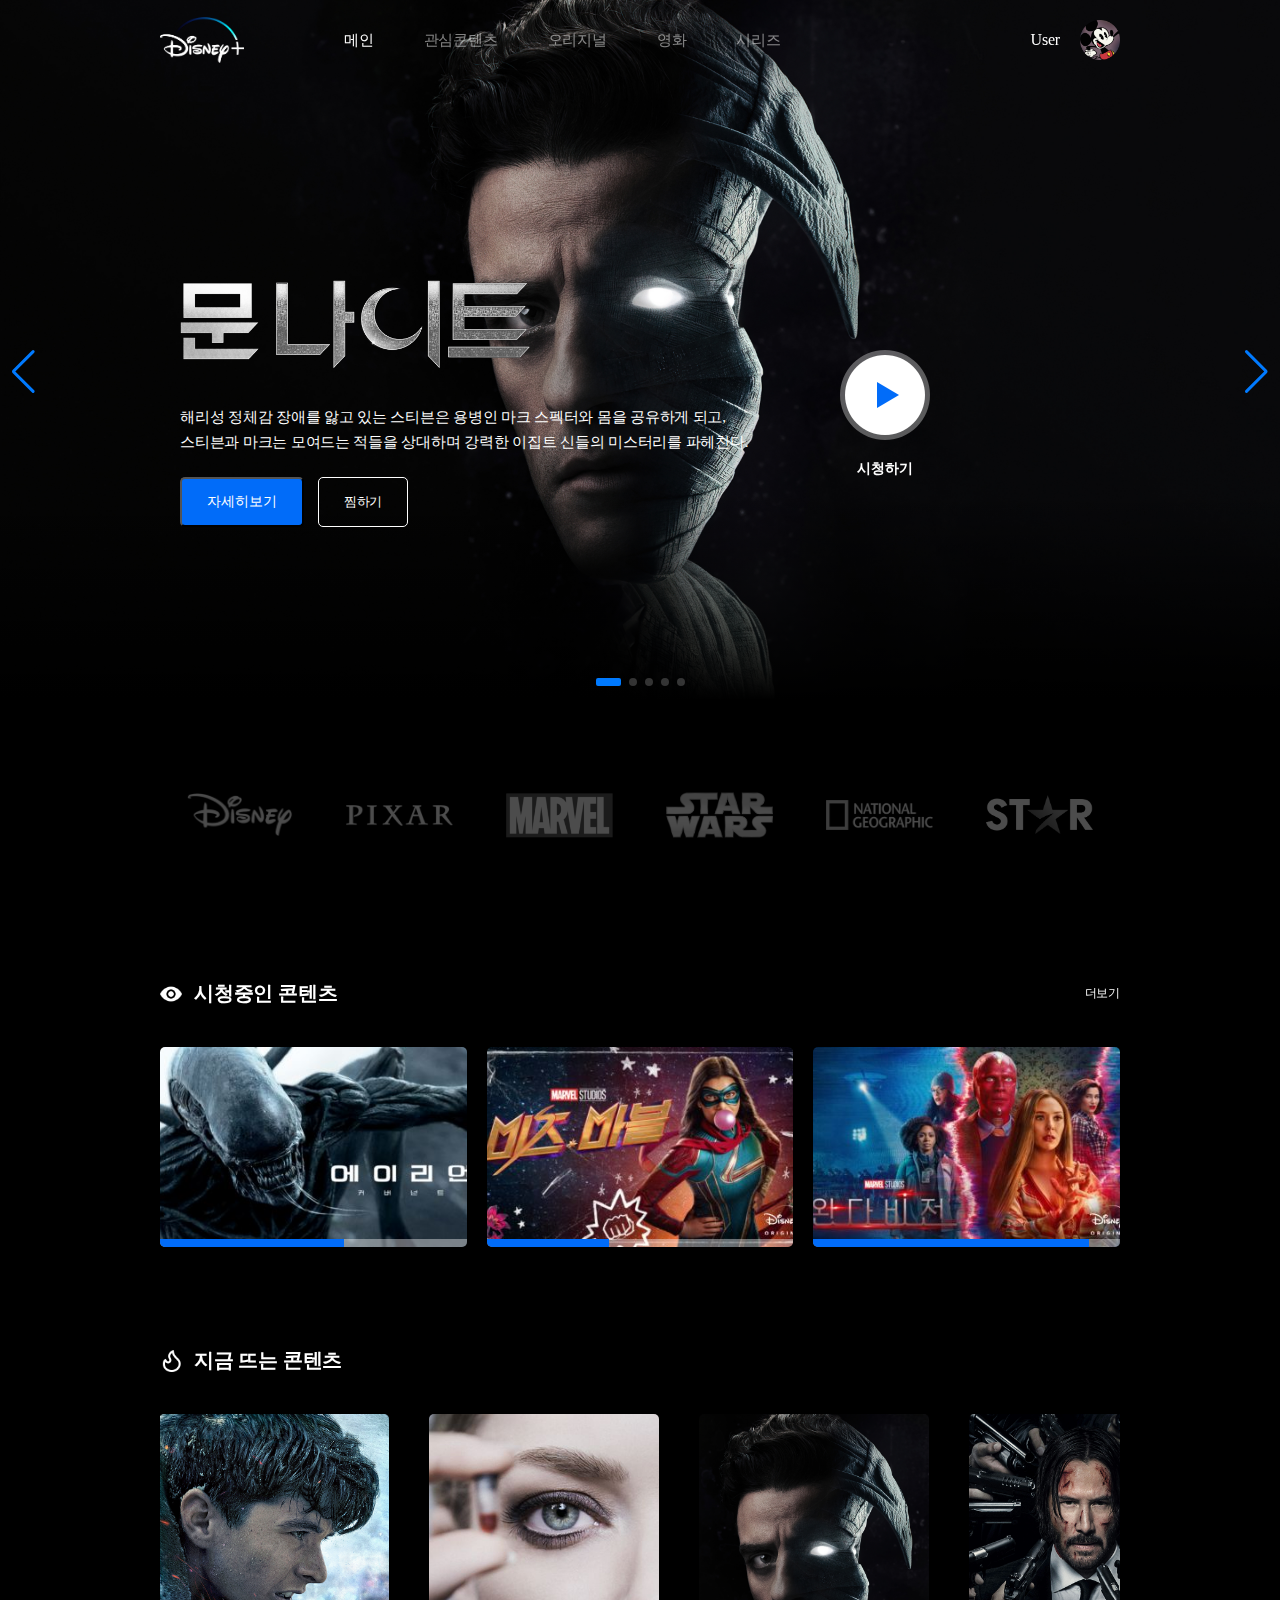
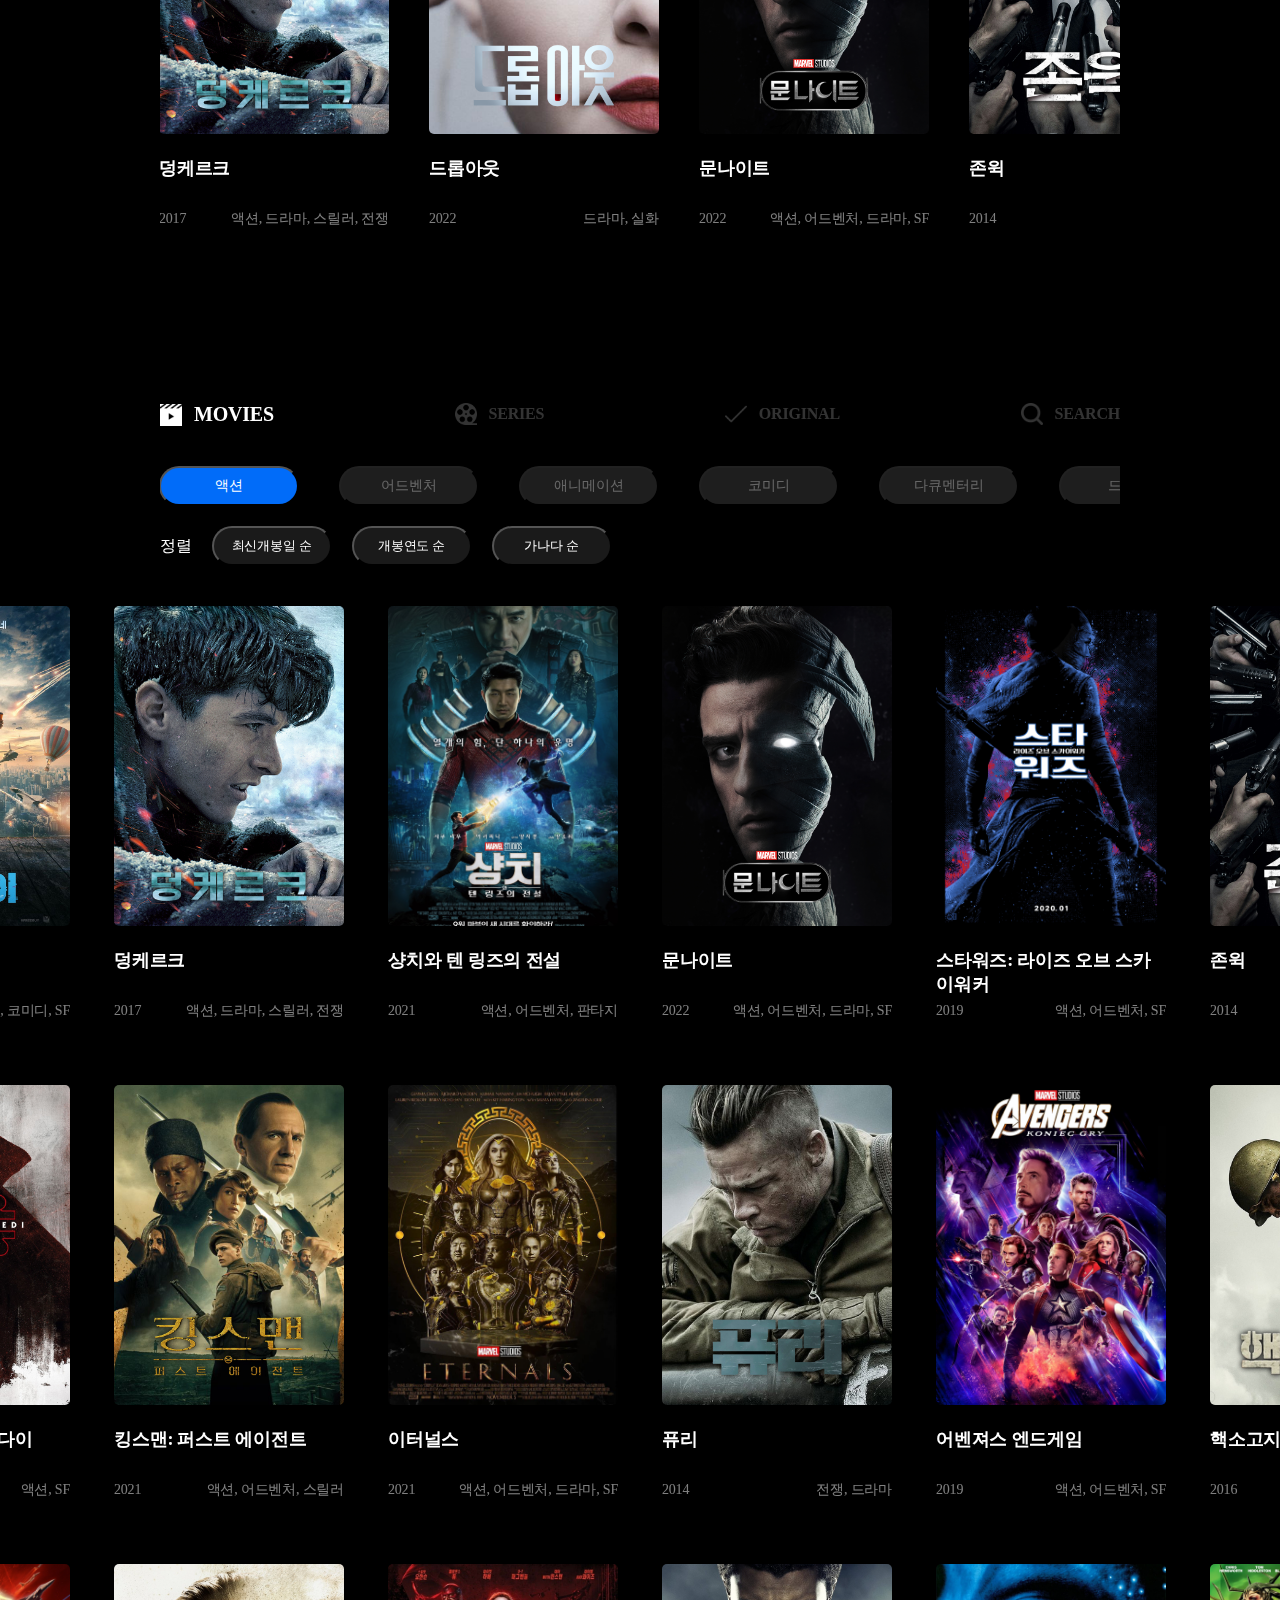
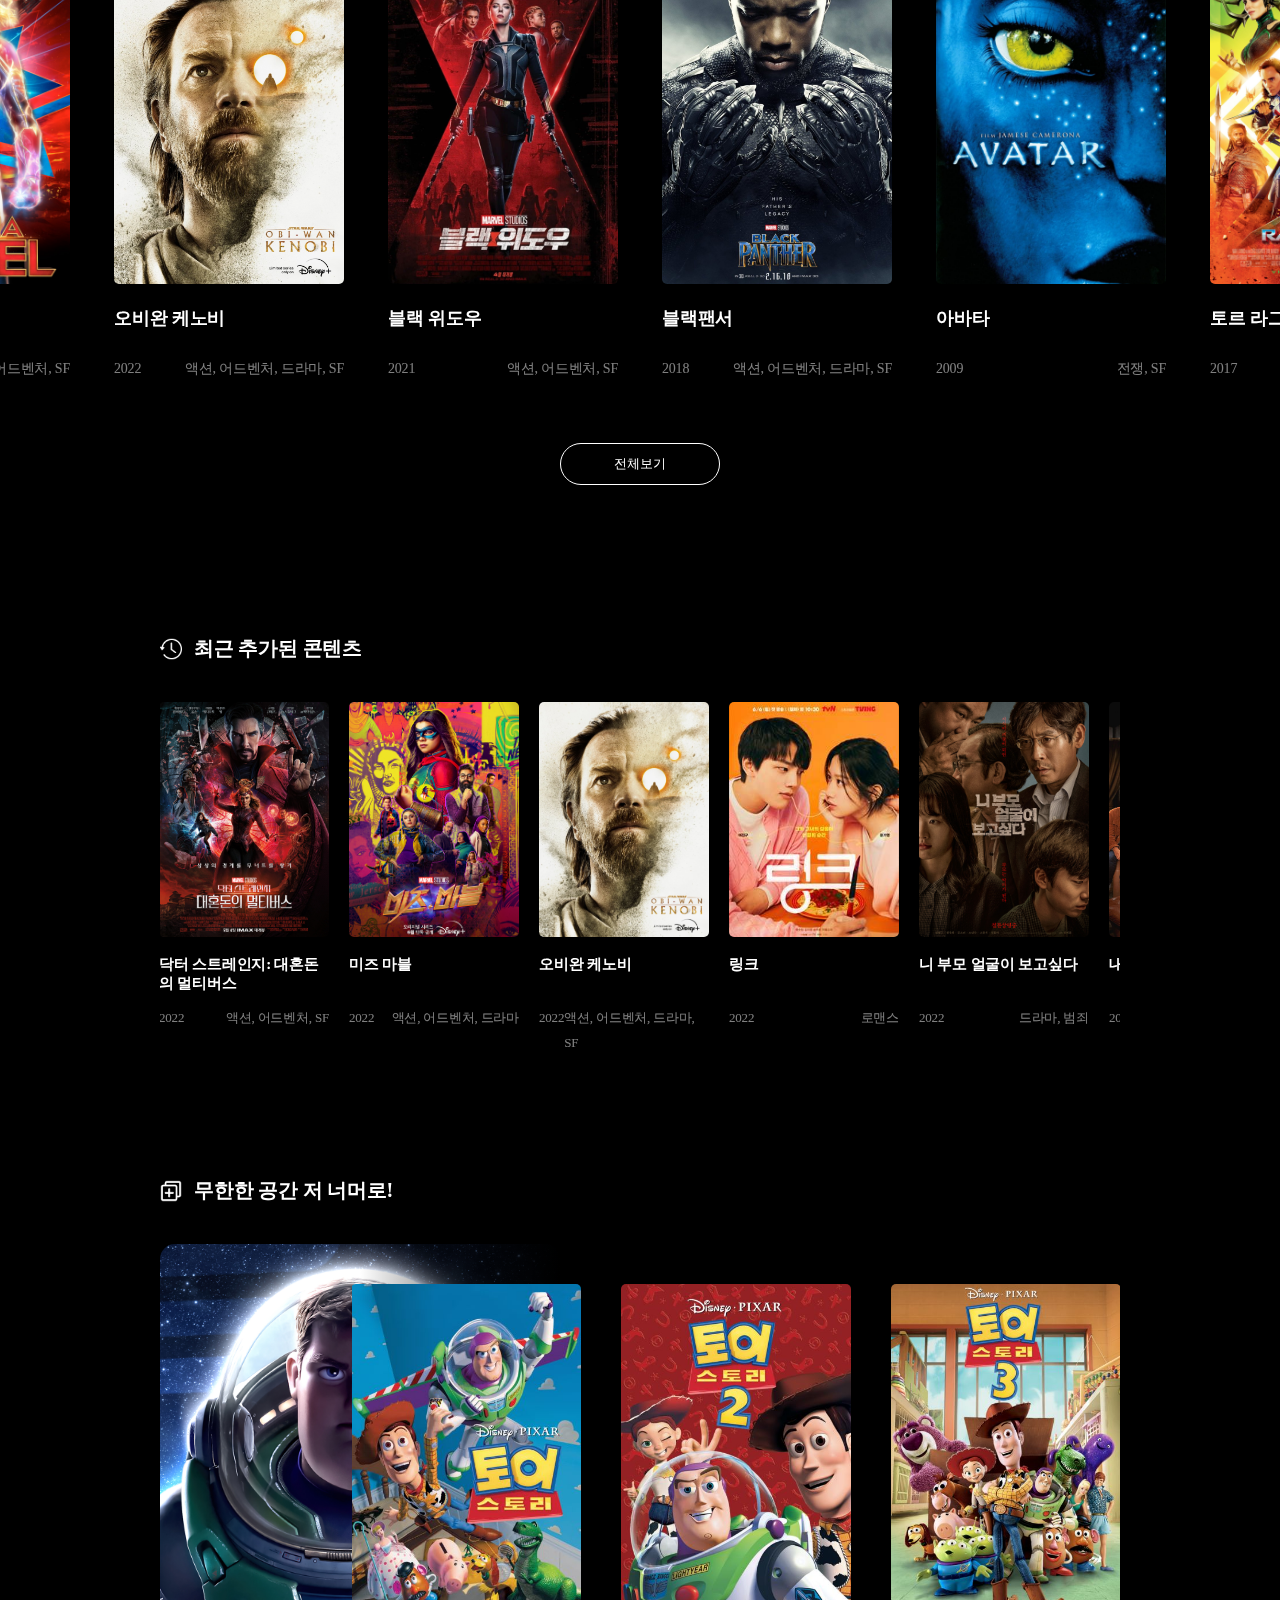
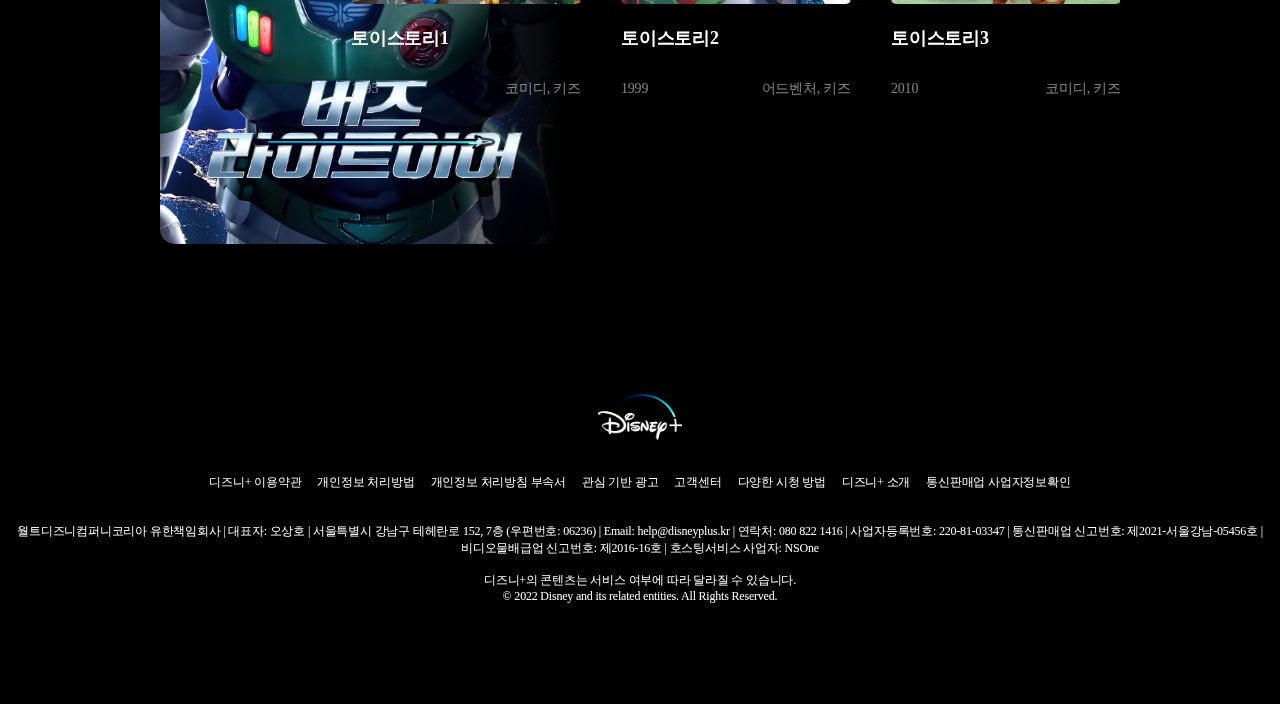
<file: main.html>
<!DOCTYPE html>
<html lang="en">
<head>
  <meta charset="UTF-8">
  <meta http-equiv="X-UA-Compatible" content="IE=edge">
  <meta name="viewport" content="width=device-width, initial-scale=1.0">
  <title>Document</title>
  <link rel="stylesheet" href="./css/main.css">
  <link rel="stylesheet" href="./css/shortcut.css">
  <link rel="stylesheet" href="./css/watch.css">
  <link rel="stylesheet" href="./css/hot.css">
  <link rel="stylesheet" href="./css/recent.css">
  <link rel="stylesheet" href="./css/categories.css">
  <link rel="stylesheet" href="./css/toy.css">
  <link rel="stylesheet" href="./css/slide.css">

  <link
  rel="stylesheet"
  href="https://unpkg.com/swiper@8/swiper-bundle.min.css"
/>
  
</head>
<body>
  <section id="nav">
      <div class="left">
        <div class="logo"></div>
        <ul>
          <li class="choose"><a href="">메인</a></li>
          <li><a href="">관심콘텐츠</a></li>
          <li><a href="">오리지널</a></li>
          <li><a href="">영화</a></li>
          <li><a href="">시리즈</a></li>
        </ul>
      </div>

      <div class="user">
        <p>User</p>
        <div class="user_img"></div>
      </div>
  </section>

  <section id="slide">
    <div class="swiper slide">
      <div class="swiper-wrapper">
        <div class="swiper-slide">
          <div class="moon img"></div>
          <div class="list_title moonT"></div>
          <p class="list_txt txt1">해리성 정체감 장애를 앓고 있는 스티븐은 용병인 마크 스펙터와 몸을 공유하게 되고,<br>
            스티븐과 마크는 모여드는 적들을 상대하며 강력한 이집트 신들의 미스터리를 파헤친다.</p>
          <div class="buttons">
            <button class="detail">자세히보기</button>
            <button class="like">찜하기</button>
          </div>
        </div>

        <div class="swiper-slide">
          <div class="strange img"></div>
          <div class="list_title strangeT"></div>
          <p class="list_txt txt1">지금까지 알던 세계는 잊어라! 모든 경계를 넘어선 광활한 멀티버스가 열리며 전혀<br> 다른 차원의 싸움이 시작된다.
          시공간이 뒤엉킨 대혼돈 속, 온갖 위협과 마주하는 닥터 스트레인지.<br>
          새로운 적에 맞서 우주의 질서를 지켜내야만 한다.</p>
          <div class="buttons">
            <button class="detail">자세히보기</button>
            <button class="like">찜하기</button>
          </div>
        </div>

        <div class="swiper-slide">
          <div class="venom img"></div>
          <div class="list_title venomT"></div>
          <p class="list_txt txt1">진실을 위해서라면 몸을 사리지 않는 정의로운 열혈 기자 '에디 브록',<br>
            거대 기업 라이프 파운데이션의 뒤를 쫓던 그는<br>
            이들의 사무실에 잠입했다가 실험실에서
            외계 생물체 '심비오트'의 기습 공격을 받게 된다.</p>
          <div class="buttons">
            <button class="detail">자세히보기</button>
            <button class="like">찜하기</button>
          </div>
        </div>

        <div class="swiper-slide">
          <div class="loki img"></div>
          <div class="list_title lokiT"></div>
          <p class="list_txt txt1">"어벤져스: 엔드게임" 이후 로키는 시간선을 관리하는 시간 변동 관리국으로 이송된다.<br>
            조직은 로키에게 다가올 위협에 대적하여 시간선을 바로잡는 것을 도울지, 아니면 존재가 지워질지 선택하도록 한다.<br>
            로키는 결국 자기 자신의 범죄 스릴러에 갇힌 채 시간을 여행하게 된다.
          </p>
          <div class="buttons">
            <button class="detail">자세히보기</button>
            <button class="like">찜하기</button>
          </div>
        </div>

        <div class="swiper-slide">
          <div class="eternals img"></div>
          <div class="list_title eternalsT"></div>
          <p class="list_txt txt1">해리성 정체감 장애를 앓고 있는 스티븐은 용병인 마크 스펙터와 몸을 공유하게 되고,<br>
            스티븐과 마크는 모여드는 적들을 상대하며 강력한 이집트 신들의 미스터리를 파헤친다.</p>
          <div class="buttons">
            <button class="detail">자세히보기</button>
            <button class="like">찜하기</button>
          </div>
        </div>
      </div>

      <div class="swiper-button-next"></div>
      <div class="swiper-button-prev"></div>
      
      <div class="swiper-pagination swiper-pagination-clickable swiper-pagination-bullets swiper-pagination-horizontal">
        <span class="swiper-pagination-bullet swiper-pagination-bullet-active" tabindex="0" role="button" aria-label="Go to slide 1" aria-current="true"></span>
        <span class="swiper-pagination-bullet" tabindex="0" role="button" aria-label="Go to slide 2"></span>
        <span class="swiper-pagination-bullet" tabindex="0" role="button" aria-label="Go to slide 3"></span>
        <span class="swiper-pagination-bullet" tabindex="0" role="button" aria-label="Go to slide 4"></span>
        <span class="swiper-pagination-bullet" tabindex="0" role="button" aria-label="Go to slide 5"></span>
      </div>
    </div>

    <div class="slide_util">
      <div class="play">
        <div class="play_img"></div>
        <p>시청하기</p>
      </div>
    </div>
  </section>

  <section id="shortcut">
    <div class="sc_wrap">
      <div class="sc_list"><div class="sc1"></div></div>
      <div class="sc_list"><div class="sc2"></div></div>
      <div class="sc_list"><div class="sc3"></div></div>
      <div class="sc_list"><div class="sc4"></div></div>
      <div class="sc_list"><div class="sc5"></div></div>
      <div class="sc_list"><div class="sc6"></div></div>
    </div>
  </section>

  <section id="watching">

      <div class="top">
        <div class="top_left">
          <div class="top_img"></div>
          <p>시청중인 콘텐츠</p>
        </div>
        <p>더보기</p>
      </div>

      <div class="watch_wrap">
        <div class="watch_list">
          <div class="watch_title">에이리언 커버넌트</div>
          <div class="watch_play"></div>
          <div class="watch_time">21분 남음</div>
          <div class="percent"></div>
        </div>

        <div class="watch_list">
          <div class="watch_title">미즈 마블</div>
          <div class="watch_play"></div>
          <div class="watch_time">35분 남음</div>
          <div class="percent"></div>
        </div>

        <div class="watch_list">
          <div class="watch_title">완다 비전</div>
          <div class="watch_play"></div>
          <div class="watch_time">7분 남음</div>
          <div class="percent"></div>
        </div>
      </div>
  </section>

  <section id="hot">
    <div class="top">
      <div class="top_left">
        <div class="top_img"></div>
        <p>지금 뜨는 콘텐츠</p>
      </div>
    </div>
    <div class="swiper mySwiper swiper-initialized swiper-horizontal swiper-pointer-events swiper-backface-hidden">
      <div class="swiper-wrapper" id="swiper-wrapper-1b6d359c10ea64097" aria-live="polite" style="transition-duration: 0ms; transform: translate3d(-1px, 0px, 0px);">
        <div class="swiper-slide" role="group" aria-label="1 / 9">
          <div class="movie"></div>
          <h2>덩케르크</h2>
          <div class="list_txt">
            <p>2017</p>
            <p>액션, 드라마, 스릴러, 전쟁</p>
          </div>
        </div>

        <div class="swiper-slide" role="group" aria-label="2 / 9">
          <div class="movie"></div>
          <h2>드롭아웃</h2>
          <div class="list_txt">
            <p>2022</p>
            <p>드라마, 실화</p>
          </div>
        </div>

        <div class="swiper-slide" role="group" aria-label="3 / 9">
          <div class="movie"></div>
          <h2>문나이트</h2>
          <div class="list_txt">
            <p>2022</p>
            <p>액션, 어드벤처, 드라마, SF</p>
          </div>
        </div>

        <div class="swiper-slide" role="group" aria-label="4 / 9">
          <div class="movie"></div>
          <h2>존윅</h2>
          <div class="list_txt">
            <p>2014</p>
            <p>액션, 스릴러</p>
          </div>
        </div>

        <div class="swiper-slide" role="group" aria-label="5 / 9">
          <div class="movie"></div> 
          <h2>킹스맨 : 퍼스트 에이전트</h2>
          <div class="list_txt">
            <p>2021</p>
            <p>액션, 어드벤처, 스릴러</p>
          </div>
        </div>

        <div class="swiper-slide" role="group" aria-label="6 / 9">
          <div class="movie"></div> 
          <h2>퓨리</h2>
          <div class="list_txt">
            <p>2014</p>
            <p>전쟁, 드라마</p>
          </div>
        </div>
        
        <div class="swiper-slide" role="group" aria-label="7 / 9">
          <div class="movie"></div> 
          <h2>핵소고지</h2>
          <div class="list_txt">
            <p>2016</p>
            <p>전쟁, 드라마</p>
          </div>
        </div>

        <div class="swiper-slide" role="group" aria-label="8 / 9">
          <div class="movie"></div> 
          <h2>프리가이</h2>
          <div class="list_txt">
            <p>2021</p>
            <p>액션, 어드벤처, 코미디, SF</p>
          </div>
        </div>

        <div class="swiper-slide" role="group" aria-label="9 / 9">
          <div class="movie"></div> 
          <h2>샹치와 텐 링즈의 전설</h2>
          <div class="list_txt">
            <p>2021</p>
            <p>액션, 어드벤처, 판타지</p>
          </div>
        </div>
      </div>
  </section>

  <section id="categories">
    <div class="category">
      <div class="movies choose list">
        <div class="top_left">
          <div class="top_img choose"></div>
          <p>movies</p>
        </div>
      </div>

      <div class="series list">
        <div class="top_left">
          <div class="top_img"></div>
          <p>series</p>
        </div>
      </div>

      <div class="original list">
        <div class="top_left">
          <div class="top_img"></div>
          <p>original</p>
        </div>
      </div>

      <div class="search list">
        <div class="top_left">
          <div class="top_img"></div>
          <p>search</p>
        </div>
      </div>
    </div>

    <div class="swiper mySwiper swiper-initialized swiper-horizontal swiper-pointer-events swiper-backface-hidden">
      <div class="swiper-wrapper" id="swiper-wrapper-1b6d359c10ea64097" aria-live="polite" style="transition-duration: 0ms; transform: translate3d(-1px, 0px, 0px);">
        <div class="swiper-slide" role="group" aria-label="1 / 13">
          <button class="choose">액션</button>
        </div>
        <div class="swiper-slide" role="group" aria-label="2 / 13">
          <button>어드벤처</button>
        </div>
        <div class="swiper-slide" role="group" aria-label="3 / 13">
          <button>애니메이션</button>
        </div>
        <div class="swiper-slide" role="group" aria-label="4 / 13">
          <button>코미디</button>
        </div>
        <div class="swiper-slide" role="group" aria-label="5 / 13">
          <button>다큐멘터리</button>
        </div>
        <div class="swiper-slide" role="group" aria-label="6 / 13">
          <button>드라마</button>
        </div>
        <div class="swiper-slide" role="group" aria-label="7 / 13">
          <button>IMAX</button>
        </div>
        <div class="swiper-slide" role="group" aria-label="8 / 13">
          <button>로맨스</button>
        </div>
        <div class="swiper-slide" role="group" aria-label="9 / 13">
          <button>SF</button>
        </div>
        <div class="swiper-slide" role="group" aria-label="10 / 13">
          <button>단편</button>
        </div>
        <div class="swiper-slide" role="group" aria-label="11 / 13">
          <button>스포츠</button>
        </div>
        <div class="swiper-slide" role="group" aria-label="12 / 13">
          <button>스릴러</button>
        </div>
        <div class="swiper-slide" role="group" aria-label="13 / 13">
          <button>키즈</button>
        </div>
      </div>
    </div>

    <div class="align">
      <p>정렬</p>
      <button>최신개봉일 순</button>
      <button>개봉연도 순</button>
      <button>가나다 순</button>
    </div>

    <div class="contents">
      <div class="row">
        <div class="content_list">
          <div class="movie"></div> 
          <h2>프리가이</h2>
          <div class="list_txt">
            <p>2021</p>
            <p>액션, 어드벤처, 코미디, SF</p>
          </div>
        </div>

        <div class="content_list">
          <div class="movie"></div> 
          <h2>덩케르크</h2>
          <div class="list_txt">
            <p>2017</p>
            <p>액션, 드라마, 스릴러, 전쟁</p>
          </div>
        </div>

        <div class="content_list">
          <div class="movie"></div> 
          <h2>샹치와 텐 링즈의 전설</h2>
          <div class="list_txt">
            <p>2021</p>
            <p>액션, 어드벤처, 판타지</p>
          </div>
        </div>

        <div class="content_list">
          <div class="movie"></div> 
          <h2>문나이트</h2>
          <div class="list_txt">
            <p>2022</p>
            <p>액션, 어드벤처, 드라마, SF</p>
          </div>
        </div>

        <div class="content_list">
          <div class="movie"></div> 
          <h2>스타워즈: 라이즈 오브 스카이워커</h2>
          <div class="list_txt">
            <p>2019</p>
            <p>액션, 어드벤처, SF</p>
          </div>
        </div>

        <div class="content_list">
          <div class="movie"></div> 
          <h2>존윅</h2>
          <div class="list_txt">
            <p>2014</p>
            <p>액션, 스릴러</p>
          </div>
        </div>
      </div>

      <div class="row">
        <div class="content_list">
          <div class="movie"></div> 
          <h2>스타워즈: 라스트 제다이</h2>
          <div class="list_txt">
            <p>2017</p>
            <p>액션, SF</p>
          </div>
        </div>

        <div class="content_list">
          <div class="movie"></div> 
          <h2>킹스맨: 퍼스트 에이전트</h2>
          <div class="list_txt">
            <p>2021</p>
            <p>액션, 어드벤처, 스릴러</p>
          </div>
        </div>

        <div class="content_list">
          <div class="movie"></div> 
          <h2>이터널스</h2>
          <div class="list_txt">
            <p>2021</p>
            <p>액션, 어드벤처, 드라마, SF</p>
          </div>
        </div>

        <div class="content_list">
          <div class="movie"></div> 
          <h2>퓨리</h2>
          <div class="list_txt">
            <p>2014</p>
            <p>전쟁, 드라마</p>
          </div>
        </div>

        <div class="content_list">
          <div class="movie"></div> 
          <h2>어벤져스 엔드게임</h2>
          <div class="list_txt">
            <p>2019</p>
            <p>액션, 어드벤처, SF</p>
          </div>
        </div>

        <div class="content_list">
          <div class="movie"></div> 
          <h2>핵소고지</h2>
          <div class="list_txt">
            <p>2016</p>
            <p>전쟁, 드라마</p>
          </div>
        </div>
      </div>

      <div class="row">
        <div class="content_list">
          <div class="movie"></div> 
          <h2>캡틴 마블</h2>
          <div class="list_txt">
            <p>2019</p>
            <p>액션, 어드벤처, SF</p>
          </div>
        </div>

        <div class="content_list">
          <div class="movie"></div> 
          <h2>오비완 케노비</h2>
          <div class="list_txt">
            <p>2022</p>
            <p>액션, 어드벤처, 드라마, SF</p>
          </div>
        </div>

        <div class="content_list">
          <div class="movie"></div> 
          <h2>블랙 위도우</h2>
          <div class="list_txt">
            <p>2021</p>
            <p>액션, 어드벤처, SF</p>
          </div>
        </div>

        <div class="content_list">
          <div class="movie"></div> 
          <h2>블랙팬서</h2>
          <div class="list_txt">
            <p>2018</p>
            <p>액션, 어드벤처, 드라마, SF</p>
          </div>
        </div>

        <div class="content_list">
          <div class="movie"></div> 
          <h2>아바타</h2>
          <div class="list_txt">
            <p>2009</p>
            <p>전쟁, SF</p>
          </div>
        </div>

        <div class="content_list">
          <div class="movie"></div> 
          <h2>토르 라그나로크</h2>
          <div class="list_txt">
            <p>2017</p>
            <p>액션, 어드벤처, 코미디, SF</p>
          </div>
        </div>
      </div>
      <button class="viewAll">전체보기</button>
    </div>
  </section>

  <section id="recent">
    <div class="top">
      <div class="top_left">
        <div class="top_img"></div>
        <p>최근 추가된 콘텐츠</p>
      </div>
    </div>
    
    <div class="swiper mySwiper swiper-initialized swiper-horizontal swiper-pointer-events swiper-backface-hidden">
      <div class="swiper-wrapper" id="swiper-wrapper-1b6d359c10ea64097" aria-live="polite" style="transition-duration: 0ms; transform: translate3d(-1px, 0px, 0px);">
        <div class="swiper-slide" role="group" aria-label="1 / 10">
          <div class="movie"></div>
          <h2>닥터 스트레인지: 대혼돈의 멀티버스</h2>
          <div class="list_txt">
            <p>2022</p>
            <p>액션, 어드벤처, SF</p>
          </div>
        </div>

        <div class="swiper-slide" role="group" aria-label="2 / 10">
          <div class="movie"></div>
          <h2>미즈 마블</h2>
          <div class="list_txt">
            <p>2022</p>
            <p>액션, 어드벤처, 드라마</p>
          </div>
        </div>

        <div class="swiper-slide" role="group" aria-label="3 / 10">
          <div class="movie"></div>
          <h2>오비완 케노비</h2>
          <div class="list_txt">
            <p>2022</p>
            <p>액션, 어드벤처, 드라마, SF</p>
          </div>
        </div>

        <div class="swiper-slide" role="group" aria-label="4 / 10">
          <div class="movie"></div>
          <h2>링크</h2>
          <div class="list_txt">
            <p>2022</p>
            <p>로맨스</p>
          </div>
        </div>

        <div class="swiper-slide" role="group" aria-label="5 / 10">
          <div class="movie"></div> 
          <h2>니 부모 얼굴이 보고싶다</h2>
          <div class="list_txt">
            <p>2022</p>
            <p>드라마, 범죄</p>
          </div>
        </div>

        <div class="swiper-slide" role="group" aria-label="6 / 10">
          <div class="movie"></div> 
          <h2>내가 그를 만났을 때</h2>
          <div class="list_txt">
            <p>2022</p>
            <p>드라마, 로맨스</p>
          </div>
        </div>
        
        <div class="swiper-slide" role="group" aria-label="7 / 10">
          <div class="movie"></div> 
          <h2>평행우주</h2>
          <div class="list_txt">
            <p>2022</p>
            <p>드라마, SF</p>
          </div>
        </div>

        <div class="swiper-slide" role="group" aria-label="8 / 10">
          <div class="movie"></div> 
          <h2>올리비아 로드리고: 네가 있는 집으로</h2>
          <div class="list_txt">
            <p>2022</p>
            <p>드라마, 실화</p>
          </div>
        </div>

        <div class="swiper-slide" role="group" aria-label="9 / 10">
          <div class="movie"></div> 
          <h2>노아</h2>
          <div class="list_txt">
            <p>2014</p>
            <p>드라마, 재난</p>
          </div>
        </div>

        <div class="swiper-slide" role="group" aria-label="10 / 10">
          <div class="movie"></div> 
          <h2>칩과 데일 다람쥐 구조대</h2>
          <div class="list_txt">
            <p>2022</p>
            <p>칩과 데일: 다람쥐 구조대</p>
          </div>
        </div>
      </div>
  </section>

  <section id="exhibition">
    <div class="top">
      <div class="top_left">
        <div class="top_img"></div>
        <p>무한한 공간 저 너머로!</p>
      </div>
    </div>

    <div class="back">
      <div class="back_txt"></div>
    </div>

      <div class="swiper mySwiper swiper-initialized swiper-horizontal swiper-pointer-events swiper-backface-hidden">
        <div class="swiper-wrapper" id="swiper-wrapper-1b6d359c10ea64097" aria-live="polite" style="transition-duration: 0ms; transform: translate3d(-1px, 0px, 0px);">
          <div class="swiper-slide" role="group" aria-label="1 / 10">
            <div class="movie"></div>
            <h2>토이스토리1</h2>
            <div class="list_txt">
              <p>1995</p>
              <p>코미디, 키즈</p>
            </div>
          </div>

          <div class="swiper-slide" role="group" aria-label="1 / 10">
            <div class="movie"></div>
            <h2>토이스토리2</h2>
            <div class="list_txt">
              <p>1999</p>
              <p>어드벤처, 키즈</p>
            </div>
          </div>

          <div class="swiper-slide" role="group" aria-label="1 / 10">
            <div class="movie"></div>
            <h2>토이스토리3</h2>
            <div class="list_txt">
              <p>2010</p>
              <p>코미디, 키즈</p>
            </div>
          </div>

          <div class="swiper-slide" role="group" aria-label="1 / 10">
            <div class="movie"></div>
            <h2>토이스토리4</h2>
            <div class="list_txt">
              <p>2019</p>
              <p>코미디, 키즈</p>
            </div>
          </div>

          <div class="swiper-slide" role="group" aria-label="1 / 10">
            <div class="movie"></div>
            <h2>작은 버즈 라이트이어</h2>
            <div class="list_txt">
              <p>2011</p>
              <p>단편, 키즈</p>
            </div>
          </div>

          <div class="swiper-slide" role="group" aria-label="1 / 10">
            <div class="movie"></div>
            <h2>토이스토리 공포의 대 탈출</h2>
            <div class="list_txt">
              <p>2014</p>
              <p>단편, 키즈</p>
            </div>
          </div>

          <div class="swiper-slide" role="group" aria-label="1 / 10">
            <div class="movie"></div>
            <h2>토이스토리 공룡 전사들의 도시</h2>
            <div class="list_txt">
              <p>2014</p>
              <p>어드벤처, 키즈</p>
            </div>
          </div>
        </div>
      </div>
  </section>

  <footer>
    <div class="logo"></div>
    <ul class="footer_list">
      <li><a href="">디즈니+ 이용약관</a></li>
      <li><a href="">개인정보 처리방법</a></li>
      <li><a href="">개인정보 처리방침 부속서</a></li>
      <li><a href="">관심 기반 광고</a></li>
      <li><a href="">고객센터</a></li>
      <li><a href="">다양한 시청 방법</a></li>
      <li><a href="">디즈니+ 소개</a></li>
      <li><a href="">통신판매업 사업자정보확인</a></li>
    </ul>
    <p>월트디즈니컴퍼니코리아 유한책임회사 | 대표자: 오상호 | 서울특별시 강남구 테헤란로 152, 7층 (우편번호: 06236) | Email: help@disneyplus.kr | 연락처: 080 822 1416 | 사업자등록번호: 220-81-03347 | 통신판매업 신고번호: 제2021-서울강남-05456호 |<br>
      비디오물배급업 신고번호: 제2016-16호 | 호스팅서비스 사업자: NSOne <br>
      <br>
      디즈니+의 콘텐츠는 서비스 여부에 따라 달라질 수 있습니다.<br>
      © 2022 Disney and its related entities. All Rights Reserved.</p>
  </footer>



  <script src="./main.js"></script>
  <script src="https://unpkg.com/swiper@8/swiper-bundle.min.js"></script>
  <script>
    var swiper = new Swiper(".mySwiper", {
      slidesPerView: 1,
      pagination: {
        el: ".swiper-pagination",
        clickable: true,
      },
      breakpoints: {
        "@0.00": {
          slidesPerView: 1,
          spaceBetween: 10,
        },
        "@0.75": {
          slidesPerView: 2,
          spaceBetween: 20,
        },
        "@1.00": {
          slidesPerView: 3,
          spaceBetween: 20,
        },
        "@1.50": {
          slidesPerView: 4,
          spaceBetween: 10,
        },
      },
    });

  </script>

<script>
  var swiper = new Swiper(".slide", {
    spaceBetween: 0,
    centeredSlides: true,
    // autoplay: {
    //   delay: 2500,
    //   disableOnInteraction: false,
    // },
    pagination: {
      el: ".swiper-pagination",
      clickable: true,
    },
    navigation: {
      nextEl: ".swiper-button-next",
      prevEl: ".swiper-button-prev",
    },
    loop: true
  });
</script>
</body>
</html>
</file>
<file: css/main.css>
@import url(//spoqa.github.io/spoqa-han-sans/css/SpoqaHanSansNeo.css);

* {
  margin: 0;
  padding: 0;
  font-family: 'Spoqa Han Sans Neo', 'sans-serif';
  letter-spacing: -0.2px;
}

body {
  background: #000;
  color: #fff;
  position: relative;
}

section {
  margin: 0px 160px;
}

.top {
  display: flex;
  justify-content: space-between;
  align-items: center;
  margin-bottom: 40px;
}
.top_left {
  display: flex;
  align-items: center;
  gap: 12px
}
.top_left p {
  font-size: 20px;
  font-weight: 800;
}
.top_img {
  width: 22px;
  height: 22px;
}
.top > p {
  font-size: 12px;
  cursor: pointer;
}

/* #nav */

#nav {
  margin: 0;
  width: 100%;
  position: fixed;
  top:0;
  left: 0;
  height: 80px;
  display: flex;
  align-items: center;
  justify-content: space-between;
  z-index: 999;
  }
#nav.show {
  background:#000;
  border-bottom: 1px solid rgba(255,255,255,.2);
}

.left {
  display: flex;
  align-items: center;
  margin-left: 160px;
}

.logo {
  width: 84px;
  height: 46px;
  background: url(../img/logo/original.png);
  background-size: cover;
  background-position: center;
}

#nav ul {
  display: flex;
  padding: 0;
  list-style: none;
  margin-left: 100px;
  gap: 50px;
  font-size: 15px;
}

#nav ul li:not(.choose) {
  opacity: .5;
}

#nav ul li:hover {
  opacity: .9;
}

#nav ul li a {
  color: #fff;
  text-decoration: none;
}

.user {
  display: flex;
  align-items: center;
  gap: 20px;
  margin-left: auto;
  margin-right: 160px;
}

.user_img {
  background:url(../img/user.png);
  background-size: cover;
  background-position: center;
  width: 40px;
  height: 40px;
}

/* slide */

#slide {
  width: 100%;
  height: 700px;
  margin: 0;
  position: relative;
  overflow-x: hidden;
  margin: 0 !important;
  padding: 0 !important;
}
#slide .swiper {
  height: 100%;
  margin: 0 !important;
  padding: 0 !important;

}
#slide .swiper-slide {
  position: relative;
  width: 100% !important;
  justify-content: center;
  display: flex;
  flex-direction: column;
  margin: 0 !important;
  padding: 0 !important;
}

#slide .swiper-button-prev {
  position: absolute;
  margin: 0 !important;
  padding: 0 !important;
}
#slide .swiper-button-next {
  position: absolute;
  margin: 0 !important;
  padding: 0 !important;
}

/* .slide_wrap {
  width: 100%;
  height: 100%;
  position: absolute;
  display: flex;
}
.slide_wrap::before {
  content: '';
  display: block;
  position: absolute;
  z-index: 99;
  bottom: 0;
  width: 100%;
  height: 30%;
  background: linear-gradient(rgba(0,0,0,.0), rgba(0,0,0));
}
  */


#slide .swiper-slide .buttons {
  margin-left: 160px;
}

#slide .swiper-slide button {
  border-radius: 5px;
  color: #fff;
}

.list_title {
  width: 350px;
  height: 102px;
  margin-bottom: 30px;
  margin-left: 160px;
  margin-top: 100px;
}

.list_txt {
  font-size: 15px;
  font-weight: 300;
  line-height: 25px;
  margin-bottom: 22px;
  display: flex;
  justify-content: space-between;
}

#slide .list_txt {
  margin-left: 160px;
}

.buttons {
  display: flex;
  gap: 14px;
}

.detail {
  width: 124px;
  height: 50px;
  background: #016CF9;
  font-size: 14px;
}

.detail:hover {
  box-shadow: 0 0 40px #016CF9;
  transition: 0.5s;
}

.like {
  width: 90px;
  height: 50px;
  background:transparent;
  border: 1px solid #fff;
}

.like:hover {
  border: none;
  background: #fff;
  color: #000;
  transition: 0.5s;
}



.slide_util {
  margin: 0px 160px;
  display: flex;
  flex-direction: column;
  align-items: center;
  justify-content: center;
  position: absolute;
  top: 50%;
  right: 0;
  width: 470px;
  z-index: 99;
}

.slide_util .play {
  display: flex;
  flex-direction: column;
  align-items: center;
}

.play_img {
  width: 90px;
  height: 90px;
  background: url(../img/icon/slide_play.png);
  background-size: contain;
  background-position: center;
  background-repeat: no-repeat;
  margin-bottom: 20px;
  animation: play-anim 2s ease-in-out infinite;
}
@keyframes play-anim {
  0%, 100% {
    transform: scale(1);
  }
  50% {
    transform: scale(1.1);
  }
}
.play_img:hover {
  animation: play-anim-hover .5s ease-in-out forwards;
  transition: .5s;
}
@keyframes play-anim-hover {
  0% {
    transform: scale(1);
  }
  100% {
    transform: scale(1.2);
  }
}

.play p {
  font-size: 14px;
  font-weight: 800;
}

.list_button {
  display: flex;
  gap: 24px;
  align-items: center;
}

.swiper-pagination {

}
.swiper-pagination-bullet-active {
  width: 25px !important;
  border-radius: 2px !important;
  transition: .5s;
}

.swiper-pagination-bullet:not(.swiper-pagination-bullet-active) {
  background: white;

}

/* shortcut */

#shortcut {
}

.sc_wrap {
  height: 230px;
  display: flex;
  justify-content: space-between;
  align-items: center;
}

.sc_list {
  width: 250px;
  height: 140px;
  border-radius: 10px;
  display: flex;
  align-items: center;
  justify-content: center;  
  cursor: pointer;
}
.sc_list div {
  width: 134px;
  height: 65px;
  mix-blend-mode: luminosity;
  opacity: .3;
}
.sc_list:hover div {
  opacity: 1;
  mix-blend-mode: normal;
  transition: .5s;
}

/* watch */
#watching {
  margin-top: 50px;
  margin-bottom: 100px;
  cursor: default;
}

#watching .top_img {
  background: url(../img/icon/view.png);
  background-size: cover;
  background-repeat: no-repeat;
  background-position: center;
}

.watch_wrap {
  display: flex;
  gap: 20px;
}

.watch_list {
  width: 350px;
  height: 200px;
  position: relative;
  border-radius: 5px;
}
.watch_list::before {
  content: '';
  display: block;
  position: absolute;
  width: 100%;
  height: 100%;
  background: rgba(0,0,0, .8);
  opacity: 0;
  cursor: pointer;
}
.watch_list:hover .watch_title,
.watch_list:hover .watch_play,
.watch_list:hover .watch_time,
.watch_list:hover::before {
  opacity: 1;
  transition: .5s;
  cursor: pointer;
}

.watch_list:hover::before {
  border: 1px solid #fff;
  border-radius: 5px;
}

.watch_title,
.watch_play,
.watch_time,
.watch_percent {
  position: absolute;;
}

.watch_title {
  left: 50%;
  transform: translateX(-50%);
  top: 20%;
  font-size: 16px;
  font-weight: 800;
  opacity: 0;
}

.watch_play {
  width: 60px;
  height: 60px;
  background: url(../img/icon/play.png);
  background-size: cover;
  background-position: center;
  background-repeat: no-repeat;
  position: absolute;
  top: 40%;
  left: 50%;
  transform: translateX(-50%);
  opacity: 0;
}

.watch_time {
  position: absolute;
  bottom: 15%;
  right: 6%;
  font-size: 14px;
  opacity: 0;
}

.percent {
  width: 100%;
  height: 8px;
  border-radius: 0px 0px 5px 5px;
  position: absolute;
  bottom: 0;
  left: 0;
  background: rgba(255,255,255, .4);
}
.percent::after {
  content: '';
  display: block;
  height: 100%;
  position: absolute;
  bottom: 0;
  left: 0;
  background: #016CF9;
  border-radius: 0px 0px 0px 5px;
}

.watch_list:hover .percent{
  width: 90%;
  left: 50%;
  bottom: 5%;
  transform: translateX(-50%);
  border-radius: 5px;
  transition: .5s;
}
.watch_list:hover .percent::after {
  border-radius: 5px 0px 0px 5px;
}

/* hot */
#hot {
  margin-bottom: 150px;
  cursor: default;
}

#swiper {
  width: 100%;
}

#hot .top_img {
  background: url(../img/icon/popular.png);
  background-size: cover;
  background-repeat: no-repeat;
  background-position: center;
}

.swiper-wrapper {
  display: flex;
  gap: 20px;
}

.swiper-slide {
  width: 230px !important;
}

.movie {
  width: 230px;
  height: 320px;
  border-radius: 5px;
  margin: 0;
  margin-bottom: 22px;
  position: relative;
}
.movie::before {
  content: '';
  display: block;
  position: absolute;
  width: 100%;
  height: 100%;
  background: rgba(0,0,0, .8);
  opacity: 0;
}
.movie::after {
  content: '';
  display: block;
  position: absolute;
  width: 60px;
  height: 60px;
  background: url(../img/icon/play.png);
  background-size: cover;
  background-position: center;
  background-repeat: no-repeat;
  top: 50%;
  left:50%;
  transform: translateX(-50%) translateY(-50%);
  opacity: 0;
}

.movie:hover::before {
  opacity: .5;
  transition: .5s;
  cursor: pointer;
}
.movie:hover::after {
  opacity: 1;
  transition: .5s;
  cursor: pointer;
}

.swiper-wrapper h2 {
  font-size: 18px;
  font-weight: 800;
  margin-bottom: 8px;
  cursor: pointer;
  height: 42px;
}

.list_txt p {
  font-size: 14px;
  opacity: .5;
  cursor: default;
}

/* category */

#categories {
  margin-bottom: 150px;
  cursor:default;
}

#categories .swiper-slide {
  width: 140px !important;
}

#categories .category{
  display: flex;
  justify-content: space-between;
  margin-bottom: 40px;
  text-transform: uppercase;
  cursor: pointer;
}
#categories .list:not(.choose):hover > .top_left > div,
#categories .list:not(.choose):hover > .top_left > p {
  opacity: .8;
}

#categories .category > div:not(.choose) p {
  opacity: .2;
  font-size: 16px;
}

#categories .swiper-slide > button {
  width: 100%;
  padding: 9px 0px;
  border-radius: 25px;
  font-size: 14px;
  background: #016CF9;
  color: #fff;
  background: rgba(255,255,255, .3);
  opacity: .4;
  font-weight: 300;
  margin-bottom: 20px;
}
#categories .swiper-slide > button:hover {
  opacity: .8;
  cursor: pointer;
}

#categories .swiper-slide > button.choose {
  opacity: 1;
  background: #016CF9;
  color: #fff;
}

.align {
  display: flex;
  gap: 20px;
  align-items: center;
  margin-bottom: 40px;
}

.align button {
  width: 120px;
  padding: 9px 0px;
  border-radius: 25px;
  background: rgba(255,255,255, .1);
  color: #fff;
}
.align button:hover {
  background: rgba(255,255,255,.3);
  cursor: pointer;
}

.contents {
  display: flex;
  flex-direction: column;
  align-items: center;
}

.contents .row {
  display: flex;
  gap: 44px;
  margin-bottom: 40px;
}

.contents h2 {
  font-size: 18px;
  font-weight: 800;
  margin-bottom: 8px;
  height: 42px;
}

.viewAll {
  width: 160px;
  height: 42px;
  border: 1px solid #fff;
  border-radius: 25px;
  text-align: center;
  padding: 11px 0px;
  background-color: transparent;
  color: #fff;
}
.viewAll:hover {
  background: #fff;
  border: none;
  color:#000;
  transition: .5s;
}

/*  */
#recent {
  margin-bottom: 100px;
  cursor:default;
}

#recent .top_img {
  background: url(../img/icon/history.png);
  background-position: center;
  background-size: cover;
  background-repeat: no-repeat;
}

#recent .swiper-slide {
  width: 170px !important;
  margin: 0 !important;
}

#recent .movie {
  width: 170px;
  height: 235px;
  margin-bottom: 18px;
  
}

#recent h2 {
  font-size: 15px;
}
#recent .list_txt p {
  font-size: 13px;
}


/* ex */
#exhibition {
  position: relative;
  margin-bottom: 150px;
  overflow-x: hidden;
}

#exhibition .swiper {
  position: absolute;
  left: 20%;
  top: 16%;
}

#exhibition .back {
  width: 400px;
  height: 600px;
  border-radius: 15px;
  background: url(../img/toy/backI.jpg);
  background-position: center;
  background-size: cover;
  background-repeat: no-repeat;
  position: relative;
}

#exhibition .back::after {
  content: '';
  position: absolute;
  background: linear-gradient(90deg, rgba(0,0,0,.0), rgba(0,0,0));
  right: 0;
  width: 50%;
  height: 100%;
}

#exhibition .back_txt {
  width: 338px;
  height: 107px;
  background: url(../img/toy/backT.png);
  background-position: center;
  background-size: cover;
  background-repeat: no-repeat;
  position: absolute;
  bottom: 10%;
  left: 50%;
  transform: translateX(-50%);
  z-index: 99;
}

/* footer */

footer {
  display: flex;
  flex-direction: column;
  justify-content: center;
  align-items: center;
  gap: 32px;
  margin-bottom: 100px;
}

footer ul{
  display: flex;
  gap: 16px;
  list-style: none;
  padding: 0;
}

footer ul li a {
  color: #fff;
  text-decoration: none;
  text-align: center;
  font-size: 12px;
  font-weight: 300;
}

footer p {
  text-align: center;
  font-size: 12px;
  font-weight: 300;
}
</file>
<file: css/shortcut.css>
.sc_list .sc1 {

  background: url(../img/logo/disney.png);
  background-size: 80%;
  background-position: center;
  background-repeat: no-repeat;
}
.sc_list:hover .sc1 {
  background-size: contain;
}

.sc2 {
  background: url(../img/logo/pixar.png);
  background-size: 80%;
  background-position: center;
  background-repeat: no-repeat;
}
.sc_list:hover .sc2 {
  background-size: contain;
}

.sc3 {
  background: url(../img/logo/marvel.png);
  background-size: 80%;
  background-position: center;
  background-repeat: no-repeat;
}
.sc_list:hover .sc3 {
  background-size: contain;
}

.sc4 {
  background: url(../img/logo/starwars.png);
  background-size: 80%;
  background-position: center;
  background-repeat: no-repeat;
}
.sc_list:hover .sc4 {
  background-size: contain;
}

.sc5 {
  background: url(../img/logo/ng.png);
  background-size: 80%;
  background-position: center;
  background-repeat: no-repeat;
}
.sc_list:hover .sc5 {
  background-size: contain;
}

.sc6 {
  background: url(../img/logo/star.png);
  background-size: 80%;
  background-position: center;
  background-repeat: no-repeat;

}
.sc_list:hover .sc6 {
  background-size: contain;
}
</file>
<file: css/watch.css>
.watch_list:nth-child(1) {
  background: url(../img/watching/w1.jpg);
  background-size: cover;
  background-position: center;
  background-repeat: no-repeat;
}

.watch_list:nth-child(2) {
  background: url(../img/watching/w2.jpg);
  background-size: cover;
  background-position: center;
  background-repeat: no-repeat;
}

.watch_list:nth-child(3) {
  background: url(../img/watching/w3.jpg);
  background-size: cover;
  background-position: center;
  background-repeat: no-repeat;
}

.watch_list:nth-child(1) .percent::after {
  width: 60%;
  height: 100%;
}
.watch_list:nth-child(2) .percent::after {
  width: 40%;
  height: 100%;
}
.watch_list:nth-child(3) .percent::after {
  width: 90%;
  height: 100%;
}
</file>
<file: css/categories.css>
.movies .top_img {
  background: url(../img/icon/video.png);
  background-size: cover;
  background-position: center;
  background-repeat: no-repeat;
}

.series .top_img {
  background: url(../img/icon/film1.png);
  background-size: cover;
  background-position: center;
  background-repeat: no-repeat;
}

.original .top_img {
  background: url(../img/icon/check.png);
  background-size: cover;
  background-position: center;
  background-repeat: no-repeat;
}

.search .top_img {
  background: url(../img/icon/search.png);
  background-size: cover;
  background-position: center;
  background-repeat: no-repeat;
}

#categories .top_img:not(.choose) {
  opacity: .2;
}


#categories .row:nth-child(1) .content_list:nth-child(1) .movie {
    background: url(../img/action/a1.jpg);
    background-size: cover;
    background-position: center;
    background-repeat: no-repeat;
}
#categories .row:nth-child(1) .content_list:nth-child(2) .movie {
    background: url(../img/action/a2.png);
    background-size: cover;
    background-position: center;
    background-repeat: no-repeat;
}
#categories .row:nth-child(1) .content_list:nth-child(3) .movie {
    background: url(../img/action/a3.jpg);
    background-size: cover;
    background-position: center;
    background-repeat: no-repeat;
}
#categories .row:nth-child(1) .content_list:nth-child(4) .movie {
    background: url(../img/action/a4.png);
    background-size: cover;
    background-position: center;
    background-repeat: no-repeat;
}
#categories .row:nth-child(1) .content_list:nth-child(5) .movie {
    background: url(../img/action/a5.jpg);
    background-size: cover;
    background-position: center;
    background-repeat: no-repeat;
}
#categories .row:nth-child(1) .content_list:nth-child(6) .movie {
    background: url(../img/action/a6.png);
    background-size: cover;
    background-position: center;
    background-repeat: no-repeat;
}


#categories .row:nth-child(2) .content_list:nth-child(1) .movie {
    background: url(../img/action/a7.jpg);
    background-size: cover;
    background-position: center;
    background-repeat: no-repeat;
}
#categories .row:nth-child(2) .content_list:nth-child(2) .movie {
    background: url(../img/action/a8.png);
    background-size: cover;
    background-position: center;
    background-repeat: no-repeat;
}
#categories .row:nth-child(2) .content_list:nth-child(3) .movie {
    background: url(../img/action/a9.jpg);
    background-size: cover;
    background-position: center;
    background-repeat: no-repeat;
}
#categories .row:nth-child(2) .content_list:nth-child(4) .movie {
    background: url(../img/action/a10.png);
    background-size: cover;
    background-position: center;
    background-repeat: no-repeat;
}
#categories .row:nth-child(2) .content_list:nth-child(5) .movie {
    background: url(../img/action/a11.jpg);
    background-size: cover;
    background-position: center;
    background-repeat: no-repeat;
}
#categories .row:nth-child(2) .content_list:nth-child(6) .movie {
    background: url(../img/action/a12.png);
    background-size: cover;
    background-position: center;
    background-repeat: no-repeat;
}


#categories .row:nth-child(3) .content_list:nth-child(1) .movie {
    background: url(../img/action/a13.jpg);
    background-size: cover;
    background-position: center;
    background-repeat: no-repeat;
}
#categories .row:nth-child(3) .content_list:nth-child(2) .movie {
    background: url(../img/action/a14.png);
    background-size: cover;
    background-position: center;
    background-repeat: no-repeat;
}
#categories .row:nth-child(3) .content_list:nth-child(3) .movie {
    background: url(../img/action/a15.jpg);
    background-size: cover;
    background-position: center;
    background-repeat: no-repeat;
}
#categories .row:nth-child(3) .content_list:nth-child(4) .movie {
    background: url(../img/action/a16.jpg);
    background-size: cover;
    background-position: center;
    background-repeat: no-repeat;
}
#categories .row:nth-child(3) .content_list:nth-child(5) .movie {
    background: url(../img/action/a17.jpg);
    background-size: cover;
    background-position: center;
    background-repeat: no-repeat;
}
#categories .row:nth-child(3) .content_list:nth-child(6) .movie {
    background: url(../img/action/a18.jpg);
    background-size: cover;
    background-position: center;
    background-repeat: no-repeat;
}
</file>
<file: css/slide.css>
#slide .img {
  position: absolute;
  top:0;
  left: -20px;
  width: 100%;
  height: 100%;
  z-index: -1;
}

#slide .img:before {
  content: '';
  display: block;
  width: 100%;
  height: 30%;
  position: absolute;
  background: linear-gradient(rgba(0,0,0,.0), rgba(0,0,0));
  bottom: 0;
}

#slide .swiper-slide-prev {
  width: 100px;
}

#slide .moon{
  background-image: url(../img/slide/s1.jpg);
  background-size: cover;
  background-position: center;
  background-repeat: no-repeat;
}
.list_title.moonT {
  background: url(../img/slide/s1T.png);
  background-size: contain;
  background-position: center;
  background-repeat: no-repeat;
}

#slide .strange{
  background-image: url(../img/slide/s2.jpg);
  background-size: cover;
  background-position: center;
  background-repeat: no-repeat;
}
.list_title.strangeT {
  background: url(../img/slide/s2T.png);
  background-size: cover;
  background-position: center;
  background-repeat: no-repeat;
}

#slide .venom{
  background-image: url(../img/slide/s3.jpg);
  background-size: cover;
  background-position: 0px 30%;
  background-repeat: no-repeat;
}
.list_title.venomT {
  width: 280px;
  height: 160px;
  background: url(../img/slide/s3T.png);
  background-size: contain;
  background-position: left;
  background-repeat: no-repeat;
}

#slide .loki{
  background-image: url(../img/slide/s4.jpg);
  background-size: cover;
  background-position: 0 30%;
  background-repeat: no-repeat;
}
.list_title.lokiT {
  width: 280px;
  height: 160px;
  background: url(../img/slide/s4T.png);
  background-size: contain;
  background-position: left;
  background-repeat: no-repeat;
}

#slide .eternals{
  background-image: url(../img/slide/s5.jpg);
  background-size: cover;
  background-position: right;
  background-repeat: no-repeat;
}
.list_title.eternalsT {
  width: 280px;
  height: 160px;
  background: url(../img/slide/s4T.png);
  background-size: contain;
  background-position: left;
  background-repeat: no-repeat;
}
</file>
<file: css/hot.css>
.swiper-slide:nth-child(1) .movie {
  background: url(../img/hot/h1.png);
  background-size: cover;
  background-position: center;
  background-repeat: no-repeat;
}
.swiper-slide:nth-child(2) .movie {
  background: url(../img/hot/h2.png);
  background-size: cover;
  background-position: center;
  background-repeat: no-repeat;
}
.swiper-slide:nth-child(3) .movie {
  background: url(../img/hot/h3.png);
  background-size: cover;
  background-position: center;
  background-repeat: no-repeat;
}
.swiper-slide:nth-child(4) .movie {
  background: url(../img/hot/h4.png);
  background-size: cover;
  background-position: center;
  background-repeat: no-repeat;
}
.swiper-slide:nth-child(5) .movie {
  background: url(../img/hot/h5.png);
  background-size: cover;
  background-position: center;
  background-repeat: no-repeat;
}
.swiper-slide:nth-child(6) .movie {
  background: url(../img/hot/h6.png);
  background-size: cover;
  background-position: center;
  background-repeat: no-repeat;
}
.swiper-slide:nth-child(7) .movie {
  background: url(../img/hot/h7.png);
  background-size: cover;
  background-position: center;
  background-repeat: no-repeat;
}
.swiper-slide:nth-child(8) .movie {
  background: url(../img/hot/h8.jpg);
  background-size: cover;
  background-position: center;
  background-repeat: no-repeat;
}
.swiper-slide:nth-child(9) .movie {
  background: url(../img/hot/h9.jpg);
  background-size: cover;
  background-position: center;
  background-repeat: no-repeat;
}
</file>
<file: css/recent.css>
#recent .swiper-slide:nth-child(1) .movie {
    background: url(../img/recent/r1.jpg);
    background-size: cover;
    background-position: center;
    background-repeat: no-repeat;
}
#recent .swiper-slide:nth-child(2) .movie {
    background: url(../img/recent/r2.jpg);
    background-size: cover;
    background-position: center;
    background-repeat: no-repeat;
}
#recent .swiper-slide:nth-child(3) .movie {
    background: url(../img/recent/r3.png);
    background-size: cover;
    background-position: center;
    background-repeat: no-repeat;
}
#recent .swiper-slide:nth-child(4) .movie {
    background: url(../img/recent/r4.jpg);
    background-size: cover;
    background-position: center;
    background-repeat: no-repeat;
}
#recent .swiper-slide:nth-child(5) .movie {
    background: url(../img/recent/r5.jpg);
    background-size: cover;
    background-position: center;
    background-repeat: no-repeat;
}
#recent .swiper-slide:nth-child(6) .movie {
    background: url(../img/recent/r6.jpg);
    background-size: cover;
    background-position: center;
    background-repeat: no-repeat;
}
#recent .swiper-slide:nth-child(7) .movie {
    background: url(../img/recent/r7.jpg);
    background-size: cover;
    background-position: center;
    background-repeat: no-repeat;
}
#recent .swiper-slide:nth-child(8) .movie {
    background: url(../img/recent/r8.jpg);
    background-size: cover;
    background-position: center;
    background-repeat: no-repeat;
}
#recent .swiper-slide:nth-child(9) .movie {
    background: url(../img/recent/r9.jpg);
    background-size: cover;
    background-position: center;
    background-repeat: no-repeat;
}
#recent .swiper-slide:nth-child(10) .movie {
    background: url(../img/recent/r10.jpg);
    background-size: cover;
    background-position: center;
    background-repeat: no-repeat;
}
</file>
<file: css/toy.css>
#exhibition .top_img {
  background: url(../img/icon/newPage.png);
  background-position: center;
  background-size: cover;
  background-repeat: no-repeat;
}

#exhibition .swiper-slide:nth-child(1) .movie {
  background: url(../img/toy/t1.jpg);
  background-position: center;
  background-size: cover;
  background-repeat: no-repeat;
}
#exhibition .swiper-slide:nth-child(2) .movie {
  background: url(../img/toy/t2.jpg);
  background-position: center;
  background-size: cover;
  background-repeat: no-repeat;
}
#exhibition .swiper-slide:nth-child(3) .movie {
  background: url(../img/toy/t3.jpg);
  background-position: center;
  background-size: cover;
  background-repeat: no-repeat;
}
#exhibition .swiper-slide:nth-child(4) .movie {
  background: url(../img/toy/t4.jpg);
  background-position: center;
  background-size: cover;
  background-repeat: no-repeat;
}
#exhibition .swiper-slide:nth-child(5) .movie {
  background: url(../img/toy/t5.jpg);
  background-position: center;
  background-size: cover;
  background-repeat: no-repeat;
}
#exhibition .swiper-slide:nth-child(6) .movie {
  background: url(../img/toy/t6.jpg);
  background-position: center;
  background-size: cover;
  background-repeat: no-repeat;
}
#exhibition .swiper-slide:nth-child(7) .movie {
  background: url(../img/toy/t7.jpg);
  background-position: center;
  background-size: cover;
  background-repeat: no-repeat;
}
</file>
